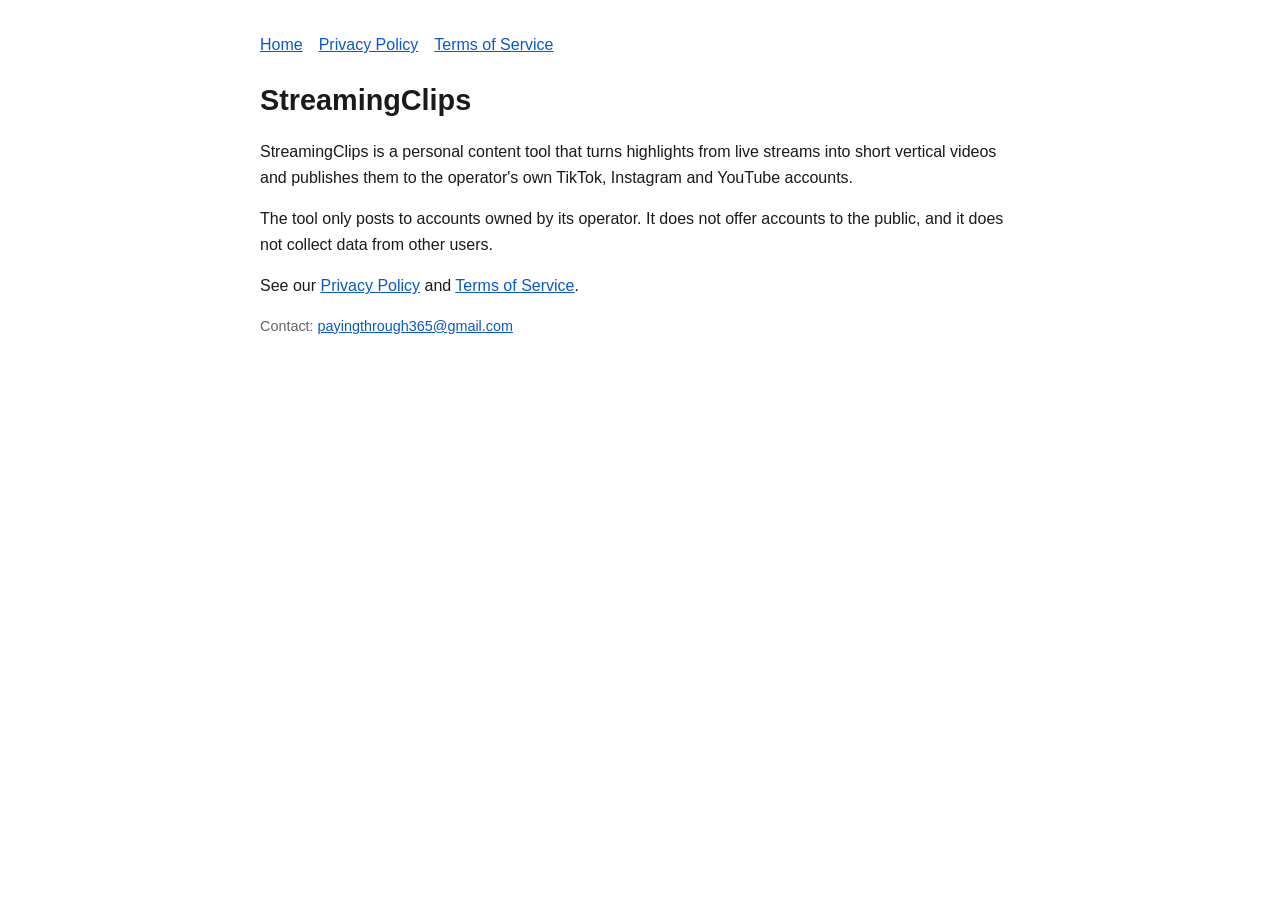
<file: index.html>
<!doctype html>
<html lang="en"><head><meta charset="utf-8"><meta name="viewport" content="width=device-width,initial-scale=1">
<title>StreamingClips</title><link rel="stylesheet" href="style.css"></head>
<body>
<nav><a href="index.html">Home</a><a href="privacy.html">Privacy Policy</a><a href="terms.html">Terms of Service</a></nav>
<h1>StreamingClips</h1>
<p>StreamingClips is a personal content tool that turns highlights from live streams into short vertical videos and publishes them to the operator's own TikTok, Instagram and YouTube accounts.</p>
<p>The tool only posts to accounts owned by its operator. It does not offer accounts to the public, and it does not collect data from other users.</p>
<p>See our <a href="privacy.html">Privacy Policy</a> and <a href="terms.html">Terms of Service</a>.</p>
<p class="muted">Contact: <a href="mailto:payingthrough365@gmail.com">payingthrough365@gmail.com</a></p>
</body></html>
</file>
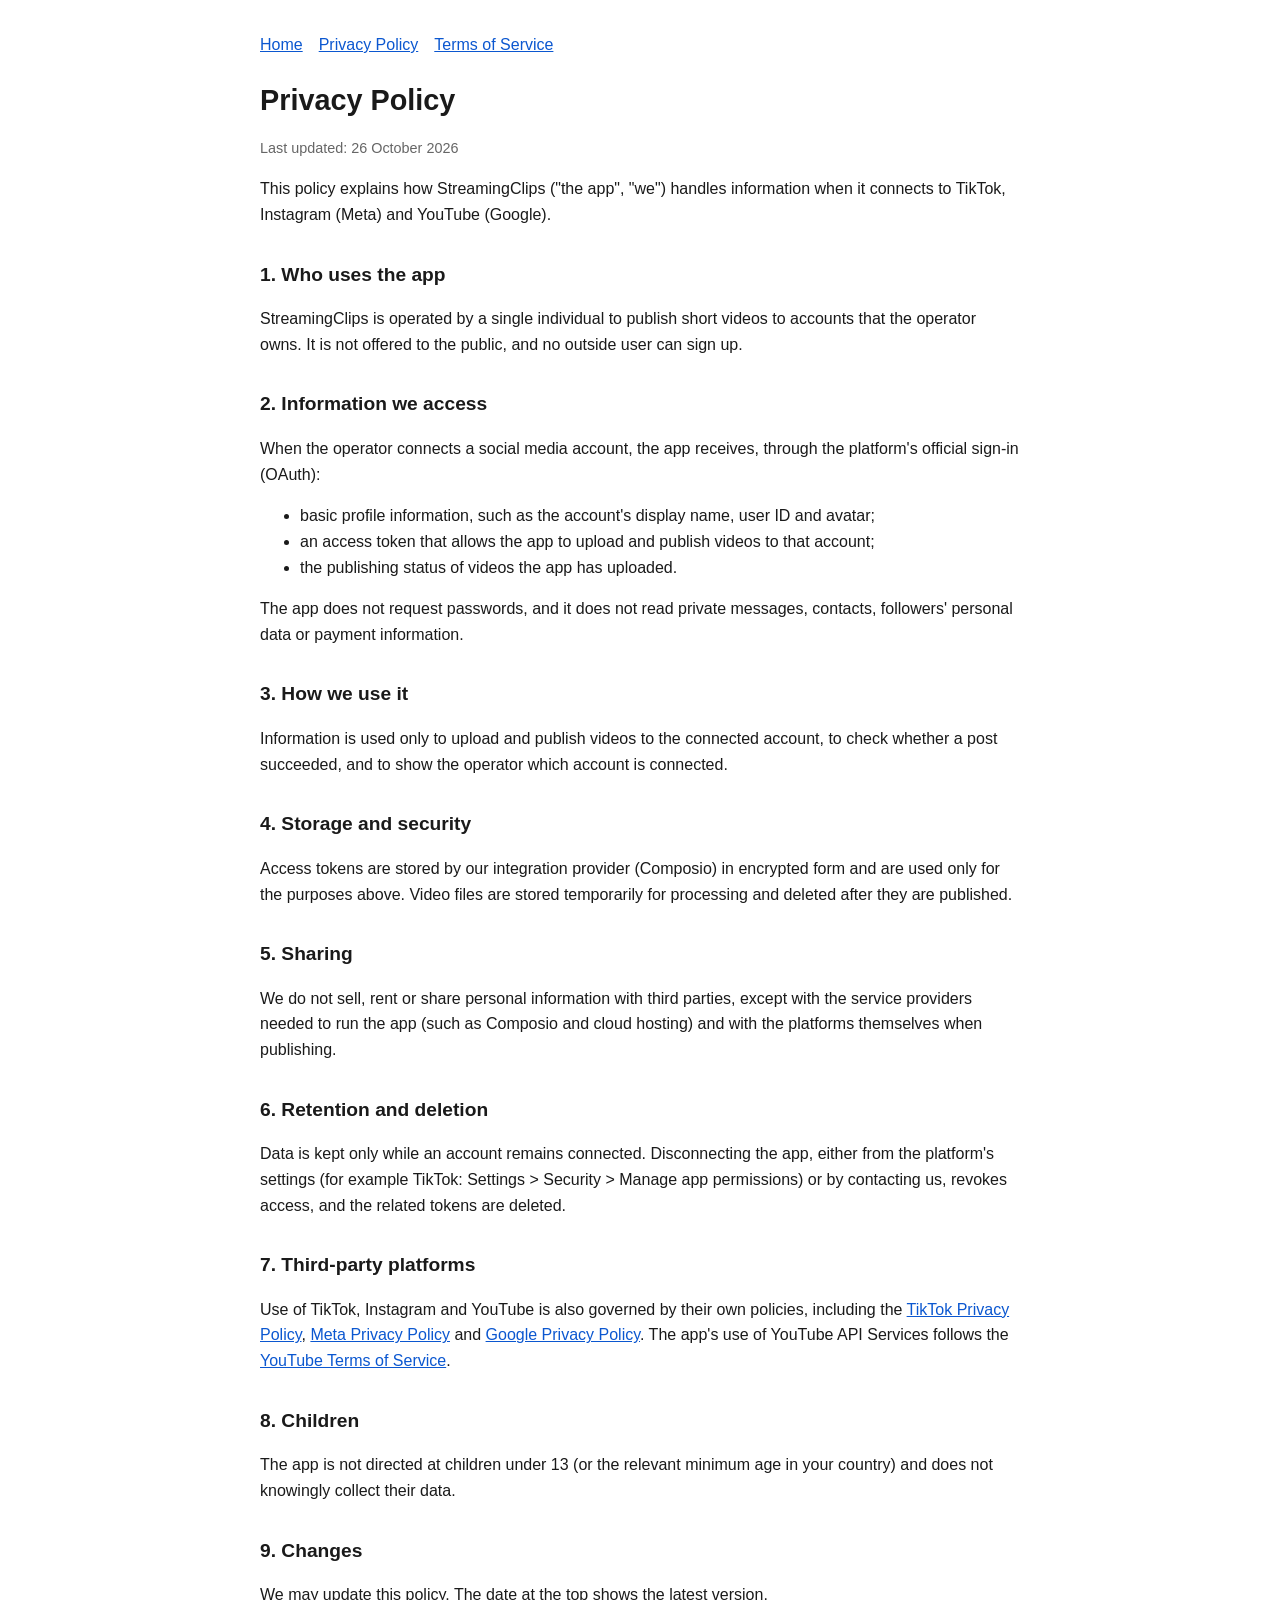
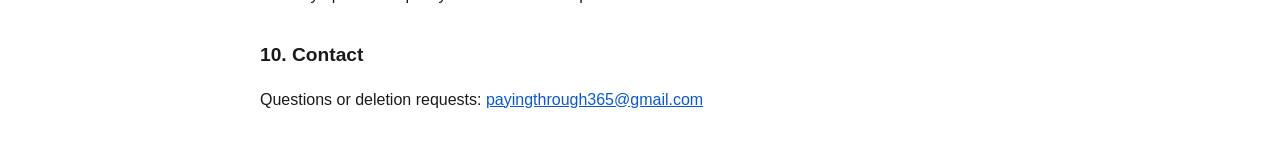
<file: privacy.html>
<!doctype html>
<html lang="en"><head><meta charset="utf-8"><meta name="viewport" content="width=device-width,initial-scale=1">
<title>Privacy Policy</title><link rel="stylesheet" href="style.css"></head>
<body>
<nav><a href="index.html">Home</a><a href="privacy.html">Privacy Policy</a><a href="terms.html">Terms of Service</a></nav>
<h1>Privacy Policy</h1>
<p class="muted">Last updated: 26 October 2026</p>

<p>This policy explains how StreamingClips ("the app", "we") handles information when it connects to TikTok, Instagram (Meta) and YouTube (Google).</p>

<h2>1. Who uses the app</h2>
<p>StreamingClips is operated by a single individual to publish short videos to accounts that the operator owns. It is not offered to the public, and no outside user can sign up.</p>

<h2>2. Information we access</h2>
<p>When the operator connects a social media account, the app receives, through the platform's official sign-in (OAuth):</p>
<ul>
<li>basic profile information, such as the account's display name, user ID and avatar;</li>
<li>an access token that allows the app to upload and publish videos to that account;</li>
<li>the publishing status of videos the app has uploaded.</li>
</ul>
<p>The app does not request passwords, and it does not read private messages, contacts, followers' personal data or payment information.</p>

<h2>3. How we use it</h2>
<p>Information is used only to upload and publish videos to the connected account, to check whether a post succeeded, and to show the operator which account is connected.</p>

<h2>4. Storage and security</h2>
<p>Access tokens are stored by our integration provider (Composio) in encrypted form and are used only for the purposes above. Video files are stored temporarily for processing and deleted after they are published.</p>

<h2>5. Sharing</h2>
<p>We do not sell, rent or share personal information with third parties, except with the service providers needed to run the app (such as Composio and cloud hosting) and with the platforms themselves when publishing.</p>

<h2>6. Retention and deletion</h2>
<p>Data is kept only while an account remains connected. Disconnecting the app, either from the platform's settings (for example TikTok: Settings &gt; Security &gt; Manage app permissions) or by contacting us, revokes access, and the related tokens are deleted.</p>

<h2>7. Third-party platforms</h2>
<p>Use of TikTok, Instagram and YouTube is also governed by their own policies, including the <a href="https://www.tiktok.com/legal/privacy-policy">TikTok Privacy Policy</a>, <a href="https://privacycenter.instagram.com/policy">Meta Privacy Policy</a> and <a href="https://policies.google.com/privacy">Google Privacy Policy</a>. The app's use of YouTube API Services follows the <a href="https://www.youtube.com/t/terms">YouTube Terms of Service</a>.</p>

<h2>8. Children</h2>
<p>The app is not directed at children under 13 (or the relevant minimum age in your country) and does not knowingly collect their data.</p>

<h2>9. Changes</h2>
<p>We may update this policy. The date at the top shows the latest version.</p>

<h2>10. Contact</h2>
<p>Questions or deletion requests: <a href="mailto:payingthrough365@gmail.com">payingthrough365@gmail.com</a></p>
</body></html>
</file>
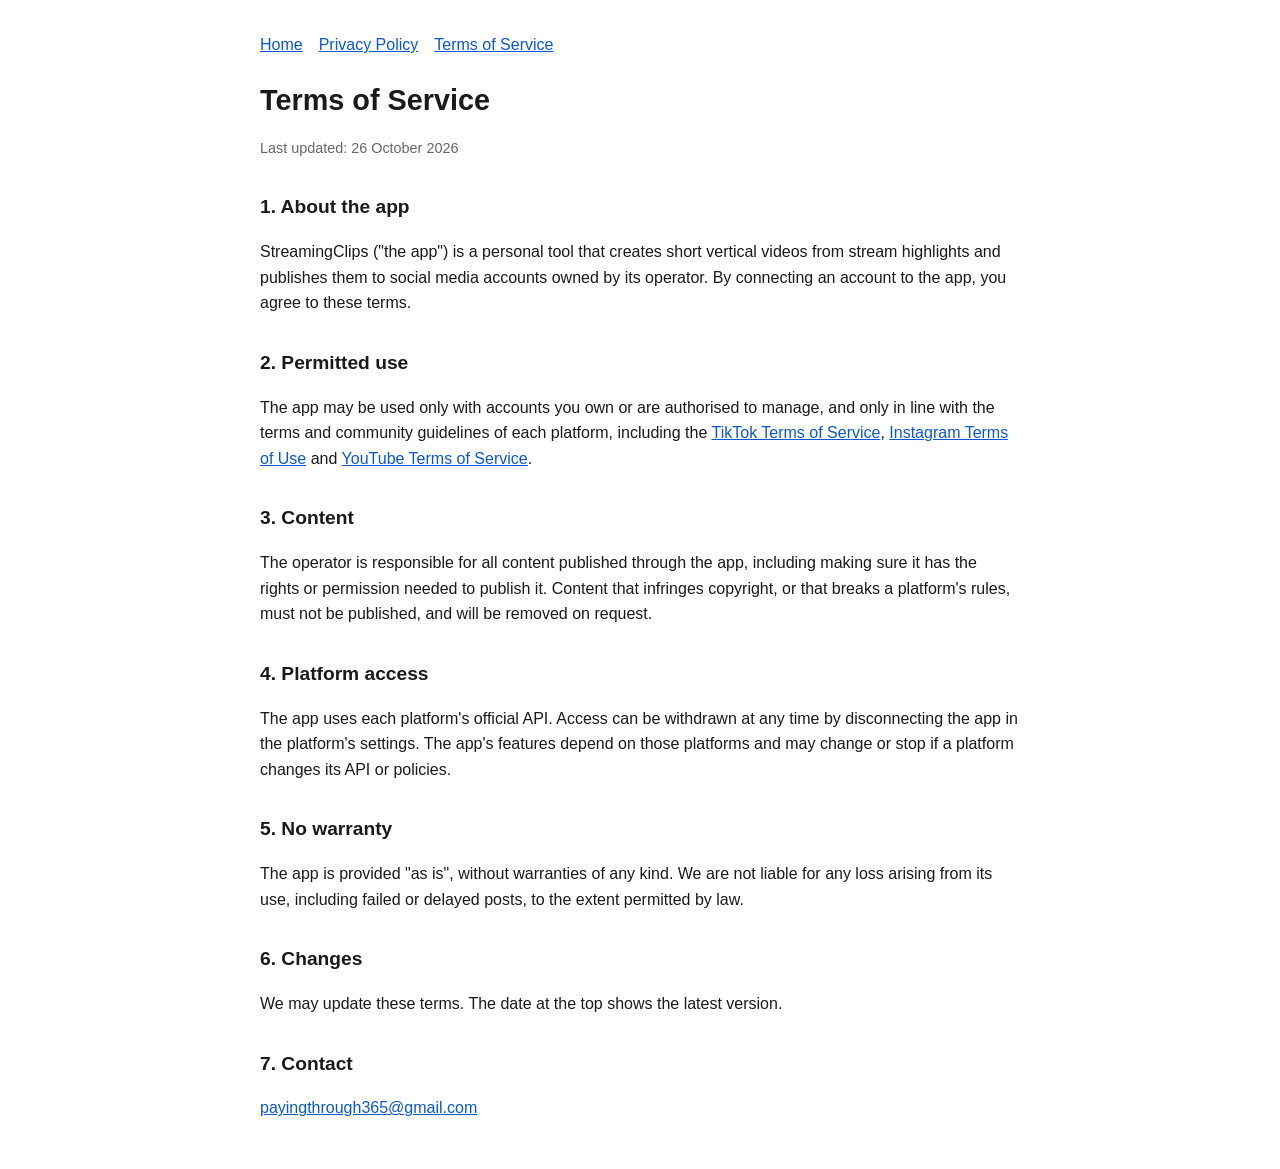
<file: terms.html>
<!doctype html>
<html lang="en"><head><meta charset="utf-8"><meta name="viewport" content="width=device-width,initial-scale=1">
<title>Terms of Service</title><link rel="stylesheet" href="style.css"></head>
<body>
<nav><a href="index.html">Home</a><a href="privacy.html">Privacy Policy</a><a href="terms.html">Terms of Service</a></nav>
<h1>Terms of Service</h1>
<p class="muted">Last updated: 26 October 2026</p>

<h2>1. About the app</h2>
<p>StreamingClips ("the app") is a personal tool that creates short vertical videos from stream highlights and publishes them to social media accounts owned by its operator. By connecting an account to the app, you agree to these terms.</p>

<h2>2. Permitted use</h2>
<p>The app may be used only with accounts you own or are authorised to manage, and only in line with the terms and community guidelines of each platform, including the <a href="https://www.tiktok.com/legal/terms-of-service">TikTok Terms of Service</a>, <a href="https://help.instagram.com/581066165581870">Instagram Terms of Use</a> and <a href="https://www.youtube.com/t/terms">YouTube Terms of Service</a>.</p>

<h2>3. Content</h2>
<p>The operator is responsible for all content published through the app, including making sure it has the rights or permission needed to publish it. Content that infringes copyright, or that breaks a platform's rules, must not be published, and will be removed on request.</p>

<h2>4. Platform access</h2>
<p>The app uses each platform's official API. Access can be withdrawn at any time by disconnecting the app in the platform's settings. The app's features depend on those platforms and may change or stop if a platform changes its API or policies.</p>

<h2>5. No warranty</h2>
<p>The app is provided "as is", without warranties of any kind. We are not liable for any loss arising from its use, including failed or delayed posts, to the extent permitted by law.</p>

<h2>6. Changes</h2>
<p>We may update these terms. The date at the top shows the latest version.</p>

<h2>7. Contact</h2>
<p><a href="mailto:payingthrough365@gmail.com">payingthrough365@gmail.com</a></p>
</body></html>
</file>
<file: style.css>
body{font-family:-apple-system,BlinkMacSystemFont,"Segoe UI",Roboto,sans-serif;max-width:760px;margin:0 auto;padding:32px 16px;line-height:1.6;color:#1a1a1a;background:#fff}
h1{font-size:1.8rem;margin-bottom:.2rem}h2{font-size:1.2rem;margin-top:2rem}
.muted{color:#666;font-size:.9rem}a{color:#0b57d0}
nav a{margin-right:16px}
</file>
